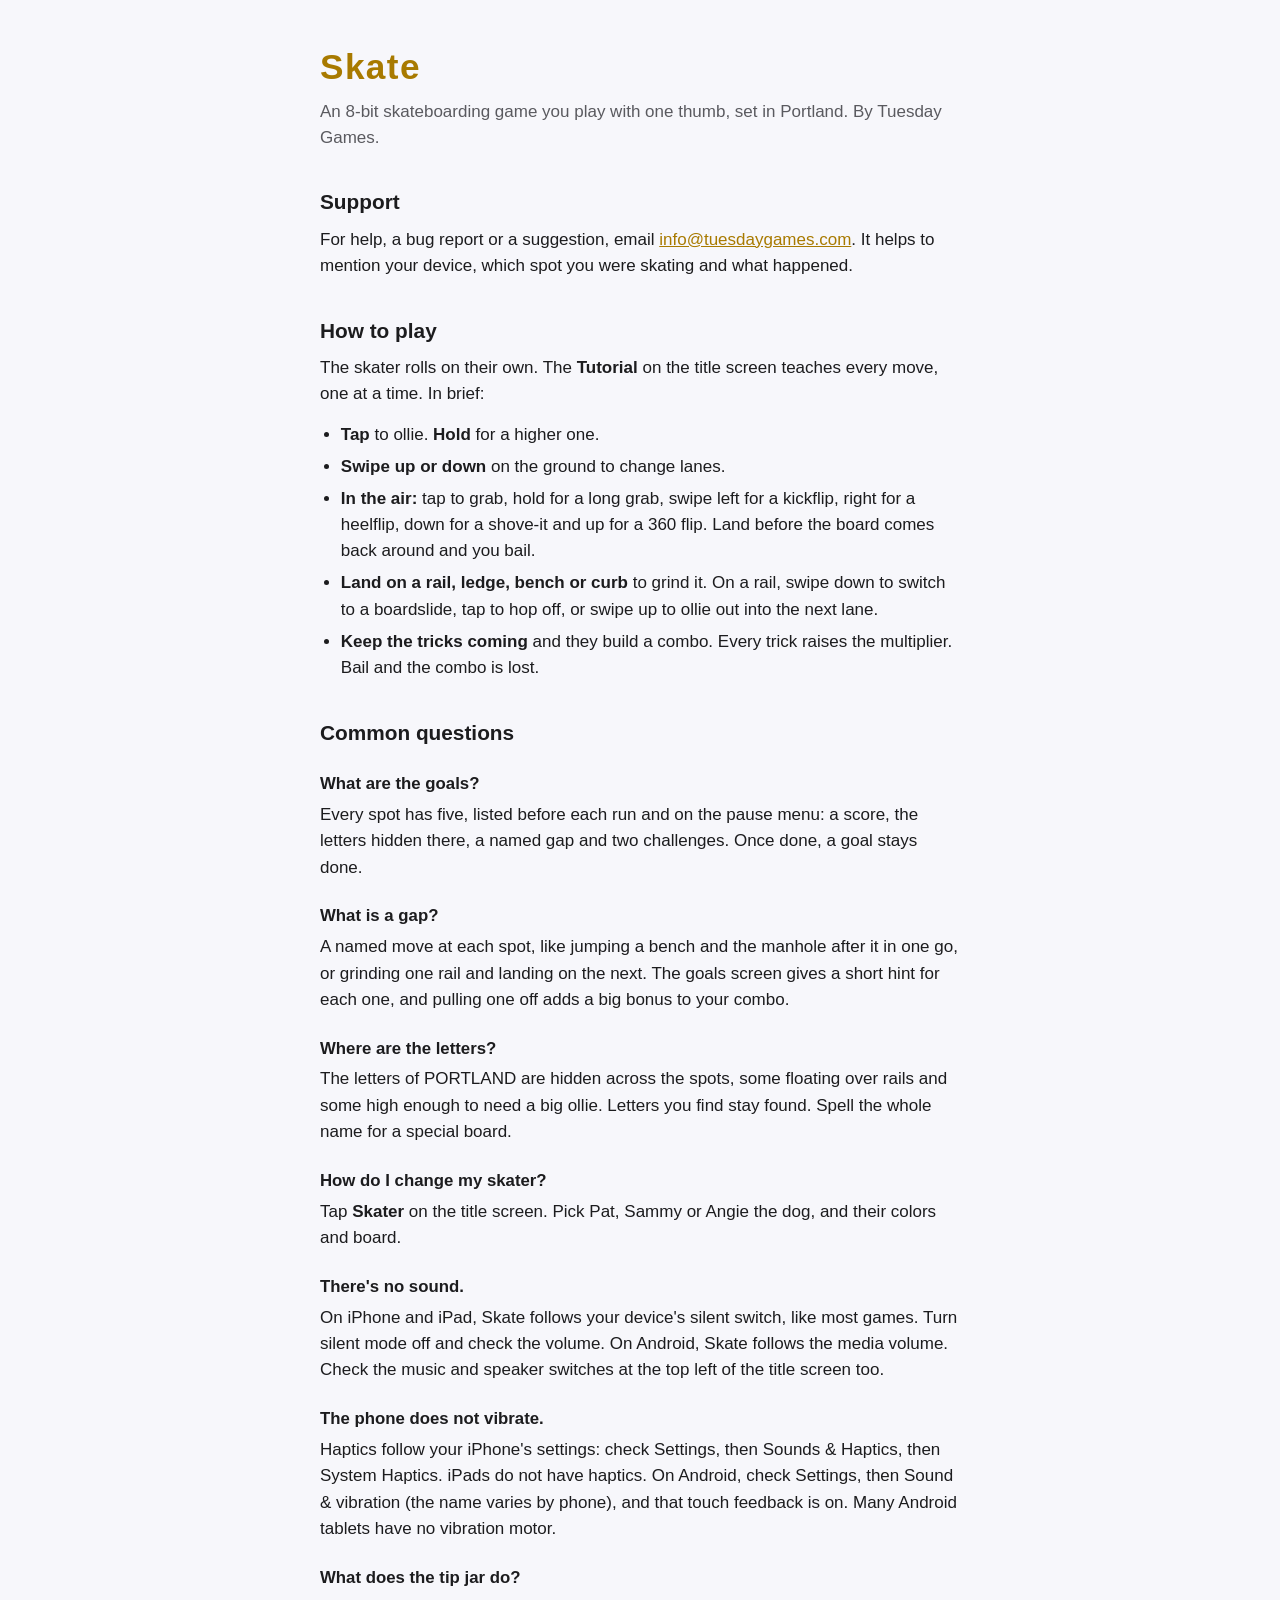
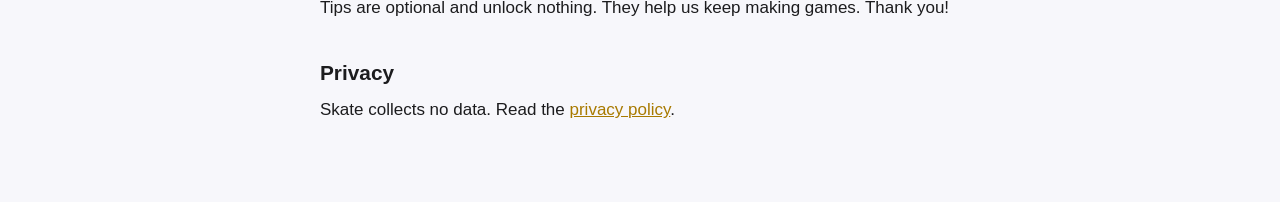
<file: docs/index.html>
<!doctype html>
<html lang="en">
<head>
<meta charset="utf-8">
<meta name="viewport" content="width=device-width, initial-scale=1">
<title>Skate: Support</title>
<link rel="stylesheet" href="style.css">
</head>
<body>
<main>
  <h1>Skate</h1>
  <p class="date">An 8-bit skateboarding game you play with one thumb, set in Portland. By Tuesday Games.</p>

  <h2>Support</h2>
  <p>For help, a bug report or a suggestion, email <a href="mailto:info@tuesdaygames.com">info@tuesdaygames.com</a>. It helps to mention your device, which spot you were skating and what happened.</p>

  <h2>How to play</h2>
  <p>The skater rolls on their own. The <strong>Tutorial</strong> on the title screen teaches every move, one at a time. In brief:</p>
  <ul>
    <li><strong>Tap</strong> to ollie. <strong>Hold</strong> for a higher one.</li>
    <li><strong>Swipe up or down</strong> on the ground to change lanes.</li>
    <li><strong>In the air:</strong> tap to grab, hold for a long grab, swipe left for a kickflip, right for a heelflip, down for a shove-it and up for a 360 flip. Land before the board comes back around and you bail.</li>
    <li><strong>Land on a rail, ledge, bench or curb</strong> to grind it. On a rail, swipe down to switch to a boardslide, tap to hop off, or swipe up to ollie out into the next lane.</li>
    <li><strong>Keep the tricks coming</strong> and they build a combo. Every trick raises the multiplier. Bail and the combo is lost.</li>
  </ul>

  <h2>Common questions</h2>

  <h3>What are the goals?</h3>
  <p>Every spot has five, listed before each run and on the pause menu: a score, the letters hidden there, a named gap and two challenges. Once done, a goal stays done.</p>

  <h3>What is a gap?</h3>
  <p>A named move at each spot, like jumping a bench and the manhole after it in one go, or grinding one rail and landing on the next. The goals screen gives a short hint for each one, and pulling one off adds a big bonus to your combo.</p>

  <h3>Where are the letters?</h3>
  <p>The letters of PORTLAND are hidden across the spots, some floating over rails and some high enough to need a big ollie. Letters you find stay found. Spell the whole name for a special board.</p>

  <h3>How do I change my skater?</h3>
  <p>Tap <strong>Skater</strong> on the title screen. Pick Pat, Sammy or Angie the dog, and their colors and board.</p>

  <h3>There's no sound.</h3>
  <p>On iPhone and iPad, Skate follows your device's silent switch, like most games. Turn silent mode off and check the volume. On Android, Skate follows the media volume. Check the music and speaker switches at the top left of the title screen too.</p>

  <h3>The phone does not vibrate.</h3>
  <p>Haptics follow your iPhone's settings: check Settings, then Sounds &amp; Haptics, then System Haptics. iPads do not have haptics. On Android, check Settings, then Sound &amp; vibration (the name varies by phone), and that touch feedback is on. Many Android tablets have no vibration motor.</p>

  <h3>What does the tip jar do?</h3>
  <p>Tips are optional and unlock nothing. They help us keep making games. Thank you!</p>

  <h2>Privacy</h2>
  <p>Skate collects no data. Read the <a href="privacy.html">privacy policy</a>.</p>
</main>
</body>
</html>
</file>
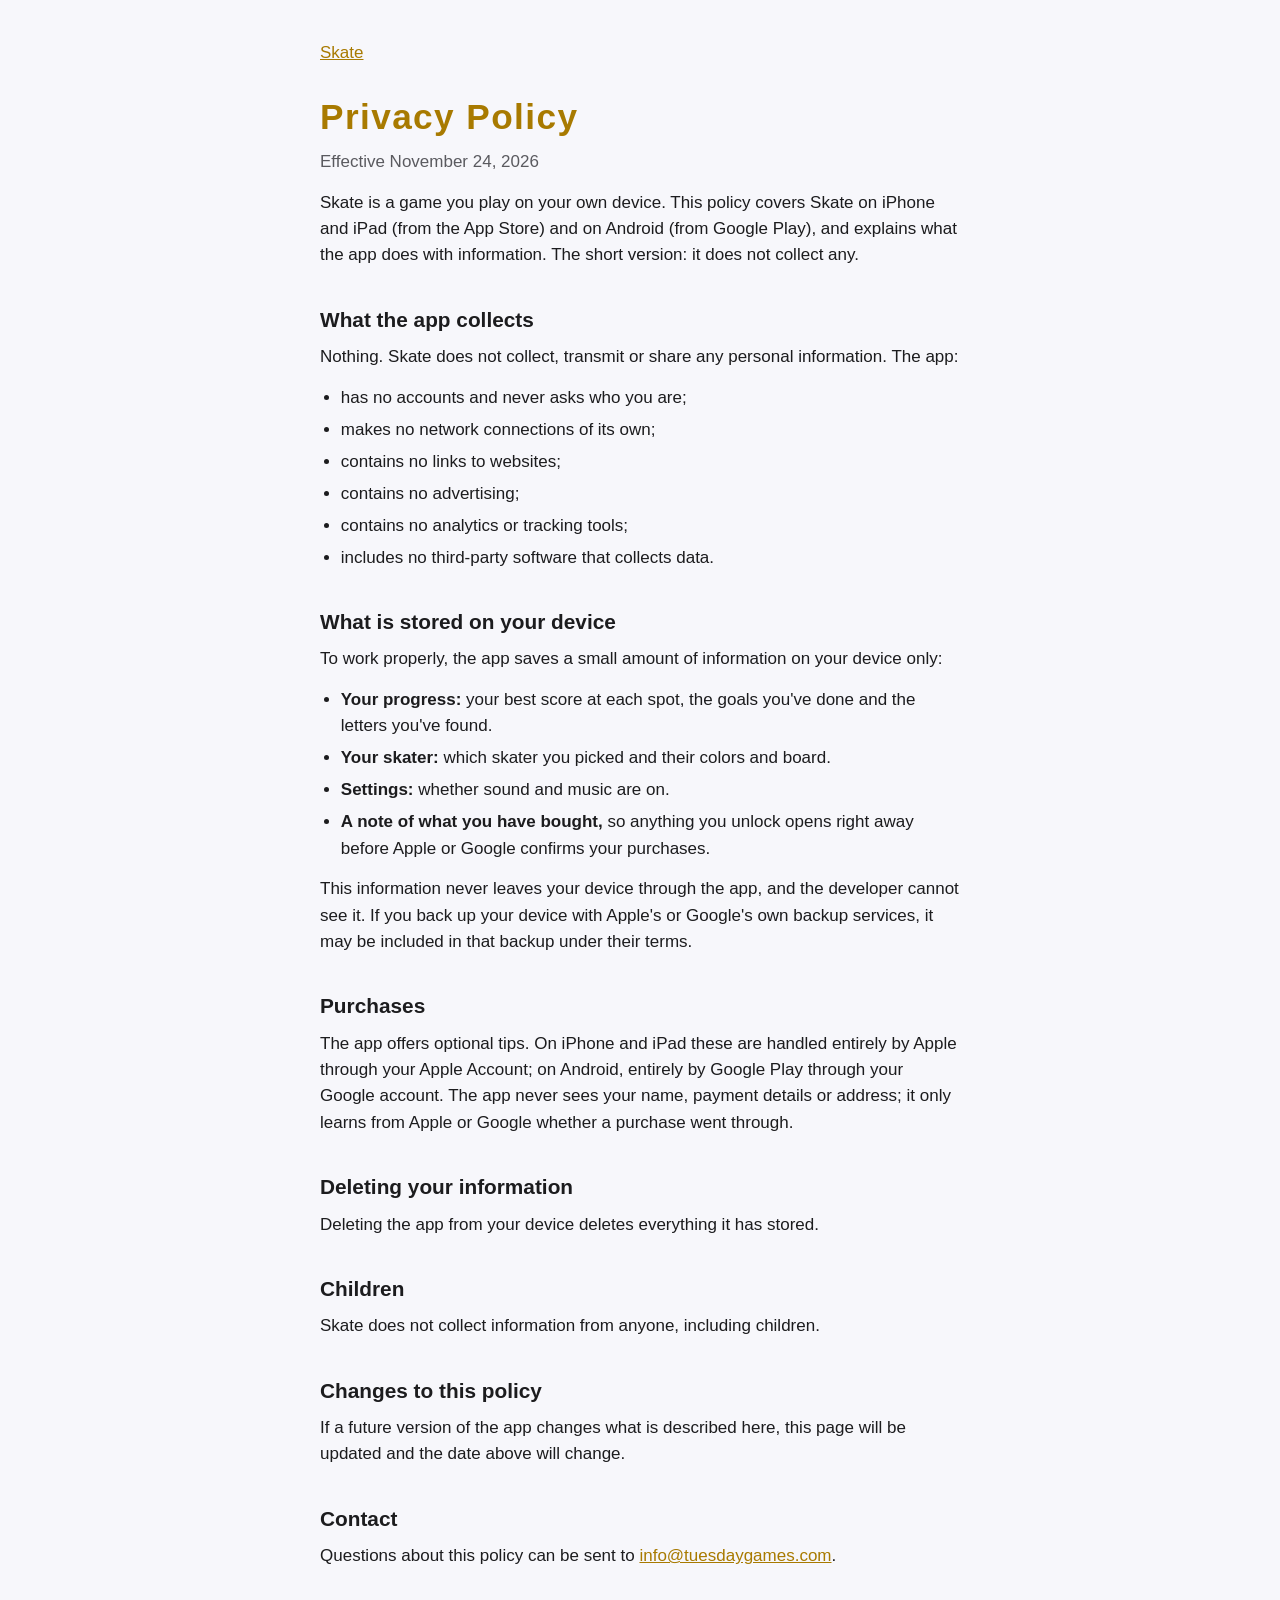
<file: docs/privacy.html>
<!doctype html>
<html lang="en">
<head>
<meta charset="utf-8">
<meta name="viewport" content="width=device-width, initial-scale=1">
<title>Skate: Privacy Policy</title>
<link rel="stylesheet" href="style.css">
</head>
<body>
<main>
  <p class="back"><a href="index.html">Skate</a></p>
  <h1>Privacy Policy</h1>
  <p class="date">Effective November 24, 2026</p>

  <p>Skate is a game you play on your own device. This policy covers Skate on iPhone and iPad (from the App Store) and on Android (from Google Play), and explains what the app does with information. The short version: it does not collect any.</p>

  <h2>What the app collects</h2>
  <p>Nothing. Skate does not collect, transmit or share any personal information. The app:</p>
  <ul>
    <li>has no accounts and never asks who you are;</li>
    <li>makes no network connections of its own;</li>
    <li>contains no links to websites;</li>
    <li>contains no advertising;</li>
    <li>contains no analytics or tracking tools;</li>
    <li>includes no third-party software that collects data.</li>
  </ul>

  <h2>What is stored on your device</h2>
  <p>To work properly, the app saves a small amount of information on your device only:</p>
  <ul>
    <li><strong>Your progress:</strong> your best score at each spot, the goals you've done and the letters you've found.</li>
    <li><strong>Your skater:</strong> which skater you picked and their colors and board.</li>
    <li><strong>Settings:</strong> whether sound and music are on.</li>
    <li><strong>A note of what you have bought,</strong> so anything you unlock opens right away before Apple or Google confirms your purchases.</li>
  </ul>
  <p>This information never leaves your device through the app, and the developer cannot see it. If you back up your device with Apple's or Google's own backup services, it may be included in that backup under their terms.</p>

  <h2>Purchases</h2>
  <p>The app offers optional tips. On iPhone and iPad these are handled entirely by Apple through your Apple Account; on Android, entirely by Google Play through your Google account. The app never sees your name, payment details or address; it only learns from Apple or Google whether a purchase went through.</p>

  <h2>Deleting your information</h2>
  <p>Deleting the app from your device deletes everything it has stored.</p>

  <h2>Children</h2>
  <p>Skate does not collect information from anyone, including children.</p>

  <h2>Changes to this policy</h2>
  <p>If a future version of the app changes what is described here, this page will be updated and the date above will change.</p>

  <h2>Contact</h2>
  <p>Questions about this policy can be sent to <a href="mailto:info@tuesdaygames.com">info@tuesdaygames.com</a>.</p>
</main>
</body>
</html>
</file>
<file: docs/style.css>
:root {
  --night: #141a3c;
  --gold: #a87a00;
  --text: #1c1c1e;
  --muted: #5a5a5f;
  --bg: #f7f7fb;
}

@media (prefers-color-scheme: dark) {
  :root {
    --gold: #f8b800;
    --text: #f2f2f2;
    --muted: #b0b3c0;
    --bg: #141a3c;
  }
}

body {
  margin: 0;
  background: var(--bg);
  color: var(--text);
  font: 17px/1.55 -apple-system, BlinkMacSystemFont, "Avenir Next", "Segoe UI", sans-serif;
}

main {
  max-width: 40rem;
  margin: 0 auto;
  padding: 2.5rem 1rem 4rem;
}

h1 {
  margin: 0 0 0.25rem;
  font-size: 2.2rem;
  letter-spacing: 0.04em;
  color: var(--gold);
}

h2 {
  margin: 2.2rem 0 0.5rem;
  font-size: 1.3rem;
}

h3 {
  margin: 1.4rem 0 0.3rem;
  font-size: 1.05rem;
}

p,
ul {
  margin: 0 0 0.9rem;
}

ul {
  padding-left: 1.3rem;
}

li {
  margin-bottom: 0.35rem;
}

a {
  color: var(--gold);
}

.date,
.back {
  color: var(--muted);
}

.back {
  margin-bottom: 1.5rem;
}
</file>
